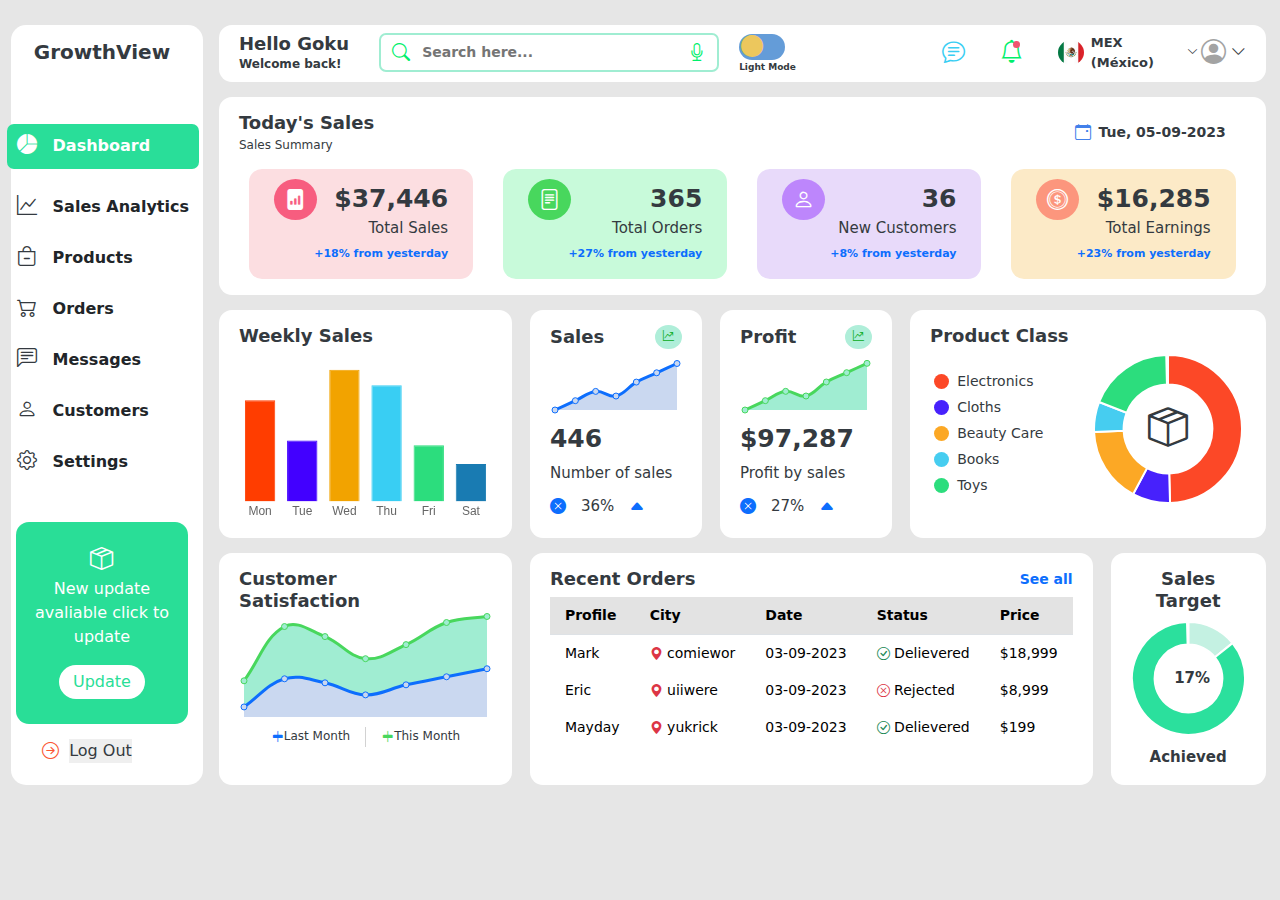
<file: index.html>
<!DOCTYPE html><html lang="en" data-critters-container><head>
  <meta charset="utf-8">
  <title>Legacy</title>
  <base href="/">
  <meta name="viewport" content="width=device-width, initial-scale=1">
  <link rel="icon" type="image/x-icon" href="favicon.ico">

  <link href="https://cdn.jsdelivr.net/npm/bootstrap@5.3.3/dist/css/bootstrap.min.css" rel="stylesheet" integrity="sha384-QWTKZyjpPEjISv5WaRU9OFeRpok6YctnYmDr5pNlyT2bRjXh0JMhjY6hW+ALEwIH" crossorigin="anonymous">
  <script src="https://cdn.jsdelivr.net/npm/bootstrap@5.3.3/dist/js/bootstrap.bundle.min.js" integrity="sha384-YvpcrYf0tY3lHB60NNkmXc5s9fDVZLESaAA55NDzOxhy9GkcIdslK1eN7N6jIeHz" crossorigin="anonymous"></script>

<style>@import"https://cdn.jsdelivr.net/npm/bootstrap-icons@1.11.3/font/bootstrap-icons.min.css";*{padding:0;margin:0;color:#343a40}body{background-color:#e6e6e6;overflow-x:hidden}.admin_body{display:flex;margin-top:10px;max-width:1700px;margin-left:auto;margin-right:auto}.main_content{display:block;width:95%;margin-left:auto;margin-right:auto}.body_content{padding:15px 25px 5px 5px}.header_content{display:flex;padding:8px 20px 9px;background-color:#fff;border-radius:13px;justify-content:space-between;align-items:center}.header_left{display:flex;align-items:center;width:65%}.mobile{display:none;margin-right:25px}.mobile i{font-size:23px;cursor:pointer}.mobile_title{display:none}.header_title{margin-right:30px}.header_title h3{margin:0;padding:0;font-size:18px;font-weight:700;white-space:nowrap}.header_title p{margin:0;padding:0;font-size:12px;font-weight:600}.header_search{position:relative;width:340px;font-size:14px}.header_search input{width:100%;padding:7px 43px 7px 41px;border:2px solid #A0EDD2;border-radius:7px;font-weight:600;outline:none}.header_search .search{position:absolute;font-size:18px;top:5px;left:13px;color:#00ef6b;cursor:pointer}.header_search .mic{position:absolute;font-size:18px;top:5px;right:13px;color:#00ef6b;cursor:pointer}.day_night{position:relative;height:37px;margin-left:20px;cursor:pointer}.day_night p{font-size:9px;font-weight:600;text-align:center;margin:1px 0 0;padding:0;white-space:nowrap}.dark_mode{width:46px;height:26px;padding:0 3px 0 1.5px;background-color:#649cd8;border-radius:13px}.dark_mode .moon{position:relative;bottom:4px;font-size:22px;color:#ecc75d}.header_right{display:flex;justify-content:end;align-items:center;width:35%}.header_right .text{font-size:23px;color:#39cef3;margin-right:35px;cursor:pointer}.header_noti{position:relative;margin-right:35px}.header_noti .bell{font-size:23px;color:#00ef6b;cursor:pointer}.header_noti .noti{position:absolute;top:5.2px;right:2.7px;display:block;width:6.5px;height:7px;border-radius:50%;background-color:#f05571}.header_right .header_country{width:140px;display:flex;align-items:center;margin-right:3px;cursor:pointer}.country_image{width:20%;margin-right:7px}.country_image img{width:100%;height:25px;border-radius:50%;object-fit:cover}.header_country p{font-size:13px;font-weight:700;margin:0 3px 0 0;padding:0}.header_country i{font-size:11px}.header_profile{cursor:pointer;display:flex;align-items:center}.header_profile .profile{font-size:25px;margin-right:5px;color:#a3a3a3}.header_profile .down{font-size:15px}.sidebar_content{width:90%;margin-left:auto;margin-right:auto;padding:15px 15px 21px 5px;background-color:#fff;border-radius:15px;margin-top:15px}.sc_title h3{font-size:20px;text-align:center;font-weight:700}.sc_nav{margin-top:60px;display:flex;justify-content:center}.sc_nav ul{list-style:none;margin-left:-30px}.sc_nav ul li{margin-bottom:21px;padding-right:10px;padding-left:10px}.sc_nav ul li a{text-decoration:none;color:#212529;font-size:16px;font-weight:600;white-space:nowrap}.sc_nav ul li a i{margin-right:10px;font-size:20px}.sc_bot{background-color:#29de97;padding:20px 15px 25px;border-radius:13px;margin-top:10px}.sc_bot p{text-align:center;color:#fff}.sc_bot .bi{display:block;font-size:23px;text-align:center;color:#fff}.sc_bot .sc_bot_btn{display:block;text-align:center;color:#29de97;background-color:#fff;text-decoration:none;width:60%;margin-left:auto;margin-right:auto;padding:5px 0;border-radius:30px;cursor:pointer}.sc_auth{display:flex;justify-content:center;margin-top:15px;margin-left:-30px}.sc_auth .sc_auth_bot{display:flex;align-items:center}.sc_auth i{margin-right:10px;color:#fb5633;font-size:17px}.sc_auth .sc_auth_btn{outline:none;border:none}.home_content{margin-top:15px;margin-bottom:30px}.home_info{padding:15px 20px 16px;border-radius:13px;background-color:#fff;width:100%}.home_info_top{display:flex;justify-content:space-between;align-items:center;padding-right:20px}.home_info_top .top_text h3{font-size:18px;font-weight:700;margin:0;padding:0}.home_info_top .top_text p{font-size:12px;margin:3px 0 0;padding:0}.top_date{display:flex;align-items:center;cursor:pointer}.top_date .bi{color:#4280ea;margin-right:7px}.top_date p{margin:0;padding:0;font-size:14px;font-weight:600}.home_info_chart{margin-top:15px;padding-left:10px;display:flex;justify-content:center}.chart_item:nth-child(1){background-color:#fcdee1}.chart_item:nth-child(2){background-color:#c8fada}.chart_item:nth-child(3){background-color:#e8dafa}.chart_item:nth-child(4){background-color:#fceac7;margin-right:10px}.chart_item:nth-child(1) .item_logo{background-color:#f75d7f}.chart_item:nth-child(2) .item_logo{background-color:#48d75d}.chart_item:nth-child(3) .item_logo{background-color:#bd86fc}.chart_item:nth-child(4) .item_logo{background-color:#fc967d}.chart_item{display:flex;justify-content:end;position:relative;width:40%;padding:15px 25px;border-radius:13px;margin-right:30px}.chart_item .item_logo{position:absolute;top:10px;left:25px;padding:10px 11px;border-radius:50%}.chart_item .item_logo i{display:flex;justify-content:center;color:#fff;font-size:21px}.chart_item .item_text{text-align:end}.chart_item .item_text h3{margin:0;padding:0;font-weight:700;font-size:25px}.chart_item .item_text p{margin:3px 0 0;padding:0;font-weight:500;font-size:15px}.chart_item .item_text span{margin:0;padding:0;font-size:11px;color:#0d6efd;font-weight:700}.home_mid{display:flex;margin-top:15px;width:100%}.week{padding:15px 20px 16px;border-radius:13px;background-color:#fff;margin-right:18px;width:28%}.week h3{font-size:18px;font-weight:700;margin:0;padding:0}.week .week_graph{width:100%;height:auto;margin-top:5px;margin-left:auto;margin-right:auto}.short{padding:15px 20px 16px;border-radius:13px;background-color:#fff;margin-right:18px;width:16.5%}.short_title{display:flex;justify-content:space-between;align-items:center}.short_title h3{font-size:18px;font-weight:700;margin:0;padding:0}.short_title i{background-color:#afeed9;color:#08ab21;font-size:11px;padding:4px 8px;border-radius:50%}.short .short_graph{width:100%;margin-bottom:5px;height:70px}.short h4{font-weight:700;font-size:25px;margin:0;padding:0}.short p{font-size:15px;font-weight:500;margin:8px 0 0;padding:0}.short_percent{display:flex;margin-top:10px}.short_percent .icon1,.short_percent .icon2{color:#0d6efd;margin-right:15px}.short_percent p{margin:0 15px 0 0;padding:0}.product{padding:15px 20px 16px;border-radius:13px;background-color:#fff;width:37%}.product h3{font-size:18px;font-weight:700;margin:0;padding:0}.product_item{display:flex;justify-content:center;align-items:center}.product_item .item_list{margin-top:25px;margin-right:50px}.product_item .item_list ul{list-style:none;margin-left:-30px}.product_item .item_list li{font-size:14px;margin-bottom:5px;display:flex;align-items:center}.product_item .item_list li span{display:block;width:15px;height:15px;border-radius:50%;margin-right:8px}.product_item .item_list li:nth-child(1) span{background-color:#fc4827}.product_item .item_list li:nth-child(2) span{background-color:#4721fc}.product_item .item_list li:nth-child(3) span{background-color:#fca825}.product_item .item_list li:nth-child(4) span{background-color:#46cdf0}.product_item .item_list li:nth-child(5) span{background-color:#2cdd7d}.product_item .item_graph{position:relative;width:150px}.product_item .item_graph i{position:absolute;top:44px;left:54.9px;font-size:40px}.home_bot{display:flex;margin-top:15px;width:100%}.customer{padding:15px 20px 16px;border-radius:13px;background-color:#fff;margin-right:18px;width:28%}.customer h3{font-size:18px;font-weight:700;width:110px;margin:0;padding:0}.customer .customer_graph{width:100%;margin-left:auto;margin-right:auto}.customer_bot{display:flex;justify-content:center;margin-top:5px}.customer_bot .bot1{display:flex;padding-right:15px;border-right:1px solid #d2d2d2}.customer_bot .bot1 i{font-size:13px;color:#0d6efd}.customer_bot .bot1 p{font-size:12px;margin:0;padding:0}.customer_bot .bot2{display:flex;padding-left:15px}.customer_bot .bot2 i{font-size:13px;color:#48d75d}.customer_bot .bot2 p{font-size:12px;margin:0;padding:0}.order{padding:15px 20px 16px;border-radius:13px;background-color:#fff;margin-right:18px;width:56%}.order_title{display:flex;justify-content:space-between;align-items:center}.order_title h3{font-size:18px;font-weight:700;margin:0;padding:0}.order_title a{text-decoration:none;font-weight:600;font-size:14px}.m_table{overflow-x:auto}.order_table{font-size:14px;margin:7px 0 0!important;padding:0!important}.order_table thead tr th{background-color:#e3e3e3!important;padding-left:15px;padding-right:15px}.order_table tbody tr td{padding-left:15px;padding-right:15px;border:none;white-space:nowrap}.order_table i{font-size:13px}.target{padding:15px 20px 16px;border-radius:13px;background-color:#fff;width:15%}.target h3{font-size:18px;font-weight:700;margin:0;padding:0;text-align:center}.target p{font-size:15px;font-weight:700;margin:0;padding:0;text-align:center}.target_graph{position:relative;width:115px;margin:10px auto}.target_graph p{position:absolute;top:45.4px;left:43.5px}@media (max-width: 1150px){.sidebar_content{display:none}.product_item .item_list{margin-right:30px}.mobile{display:block}.body_content{padding:15px 5px 5px}}@media (max-width: 1050px){.header_left{display:none}.header_right{width:100%}.home_info_top{display:flex;justify-content:space-between;align-items:center;padding-right:20px}.home_info{padding:15px 20px 16px;border-radius:13px;background-color:#fff;width:100%}.home_info_chart{margin-top:15px;padding-left:0;display:flex;justify-content:center;flex-wrap:wrap}.chart_item:nth-child(4){margin-right:1.3vw}.chart_item{display:flex;justify-content:end;position:relative;width:45%;padding:15px 25px;border-radius:13px;margin-right:1.3vw;margin-bottom:15px}.home_mid{display:flex;margin-top:15px;width:100%;flex-wrap:wrap;justify-content:space-between}.week{padding:15px 20px 16px;border-radius:13px;background-color:#fff;margin-right:1.3vw;width:66%;margin-bottom:15px}.short{padding:15px 20px 16px;border-radius:13px;background-color:#fff;margin-right:0;width:32%;margin-bottom:15px}.product{padding:15px 20px 16px;border-radius:13px;background-color:#fff;width:66%;margin-bottom:15px;margin-left:1.3vw}.home_bot{display:flex;margin-top:15px;width:100%;flex-wrap:wrap}.customer{padding:15px 20px 16px;border-radius:13px;background-color:#fff;margin-right:1.8vw;width:32%;margin-bottom:15px}.order{padding:15px 20px 16px;border-radius:13px;background-color:#fff;margin-right:0;width:66%;margin-bottom:15px}.target{padding:15px 20px 16px;border-radius:13px;background-color:#fff;width:32%;margin-bottom:15px}}@media (max-width: 899px){.home_bot{display:flex;margin-top:15px;width:100%;flex-wrap:wrap}.customer,.order{padding:15px 20px 16px;border-radius:13px;background-color:#fff;margin-right:0;width:100%;margin-bottom:15px}.target{padding:15px 20px 16px;border-radius:13px;background-color:#fff;width:100%;margin-bottom:15px}}@media (max-width: 499px){.mobile_title{display:block;margin-right:25px}.mobile_title h3{font-size:18px;font-weight:700;margin:0;padding:0}.header_right{display:none}.home_info_top{display:block;justify-content:space-between;align-items:center;padding-right:0;margin-bottom:25px}.top_date{display:flex;align-items:center;cursor:pointer;margin-top:10px}.home_info{padding:15px 20px 16px;border-radius:13px;background-color:#fff;width:100%}.home_info_chart{margin-top:15px;padding-left:0;display:flex;justify-content:center;flex-wrap:wrap}.chart_item:nth-child(4){margin-right:0}.chart_item{display:flex;justify-content:end;position:relative;width:100%;padding:15px 25px;border-radius:13px;margin-right:0;margin-bottom:15px}.home_mid{display:flex;margin-top:15px;width:100%;flex-wrap:wrap;justify-content:space-between}.week{padding:15px 20px 16px;border-radius:13px;background-color:#fff;margin-right:9;width:100%;margin-bottom:15px}.week .week_graph{width:100%;height:auto;margin-top:5px;margin-left:auto;margin-right:auto}.short{padding:15px 20px 16px;border-radius:13px;background-color:#fff;margin-right:0;width:100%;margin-bottom:15px}.product{padding:15px 20px 16px;border-radius:13px;background-color:#fff;width:100%;margin-bottom:15px;margin-left:0}}
</style><link rel="stylesheet" href="styles-QS577ECE.css" media="print" onload="this.media='all'"><noscript><link rel="stylesheet" href="styles-QS577ECE.css"></noscript><link rel="preload" href="https://cdn.jsdelivr.net/npm/bootstrap-icons@1.11.3/font/bootstrap-icons.min.css" as="style"><style ng-app-id="ng">.active[_ngcontent-ng-c91870104]{padding-top:5px;padding-bottom:10px;background-color:#29de99;color:#fff;border-radius:7px}.active[_ngcontent-ng-c91870104]   a[_ngcontent-ng-c91870104], .active[_ngcontent-ng-c91870104]   i[_ngcontent-ng-c91870104]{color:#fff}</style></head>
<body><!--nghm-->
  <app-root _nghost-ng-c4052801663 ng-version="18.2.8" ngh="1" ng-server-context="ssg"><div _ngcontent-ng-c4052801663 class="admin_body"><app-sidebar _ngcontent-ng-c4052801663 _nghost-ng-c91870104 ngh="0"><div _ngcontent-ng-c91870104 class="sidebar_content"><div _ngcontent-ng-c91870104 class="sc_title"><h3 _ngcontent-ng-c91870104>GrowthView</h3></div><nav _ngcontent-ng-c91870104 class="sc_nav"><ul _ngcontent-ng-c91870104><li _ngcontent-ng-c91870104 routerlinkactive="active" class="active"><a _ngcontent-ng-c91870104 routerlink="/" href="/"><i _ngcontent-ng-c91870104 class="bi bi-pie-chart-fill"></i> Dashboard</a></li><li _ngcontent-ng-c91870104><a _ngcontent-ng-c91870104 href><i _ngcontent-ng-c91870104 class="bi bi-graph-up"></i> Sales Analytics</a></li><li _ngcontent-ng-c91870104><a _ngcontent-ng-c91870104 href><i _ngcontent-ng-c91870104 class="bi bi-bag-dash"></i> Products</a></li><li _ngcontent-ng-c91870104><a _ngcontent-ng-c91870104 href><i _ngcontent-ng-c91870104 class="bi bi-cart2"></i> Orders</a></li><li _ngcontent-ng-c91870104><a _ngcontent-ng-c91870104 href><i _ngcontent-ng-c91870104 class="bi bi-chat-left-text"></i> Messages</a></li><li _ngcontent-ng-c91870104><a _ngcontent-ng-c91870104 href><i _ngcontent-ng-c91870104 class="bi bi-person"></i> Customers</a></li><li _ngcontent-ng-c91870104><a _ngcontent-ng-c91870104 href><i _ngcontent-ng-c91870104 class="bi bi-gear"></i> Settings</a></li></ul></nav><div _ngcontent-ng-c91870104 class="sc_bot"><i _ngcontent-ng-c91870104 class="bi bi-box-seam"></i><p _ngcontent-ng-c91870104>New update avaliable click to update</p><a _ngcontent-ng-c91870104 class="sc_bot_btn">Update</a></div><div _ngcontent-ng-c91870104 class="sc_auth"><form _ngcontent-ng-c91870104 action><div _ngcontent-ng-c91870104 class="sc_auth_bot"><i _ngcontent-ng-c91870104 class="bi bi-arrow-right-circle"></i><button _ngcontent-ng-c91870104 type="submit" class="sc_auth_btn">Log Out</button></div></form></div></div></app-sidebar><div _ngcontent-ng-c4052801663 class="main_content"><div _ngcontent-ng-c4052801663 class="body_content"><app-header _ngcontent-ng-c4052801663 _nghost-ng-c759525622 ngh="0"><div _ngcontent-ng-c759525622 class="header_content"><div _ngcontent-ng-c759525622 class="mobile"><i _ngcontent-ng-c759525622 class="bi bi-list"></i></div><div _ngcontent-ng-c759525622 class="mobile_title"><h3 _ngcontent-ng-c759525622>GrowthView</h3></div><div _ngcontent-ng-c759525622 class="header_left"><div _ngcontent-ng-c759525622 class="header_title"><h3 _ngcontent-ng-c759525622>Hello Goku</h3><p _ngcontent-ng-c759525622>Welcome back!</p></div><div _ngcontent-ng-c759525622 class="header_search"><i _ngcontent-ng-c759525622 class="bi bi-search search"></i><input _ngcontent-ng-c759525622 type="text" placeholder="Search here..."><i _ngcontent-ng-c759525622 class="bi bi-mic mic"></i></div><div _ngcontent-ng-c759525622 class="day_night"><div _ngcontent-ng-c759525622 class="dark_mode"><i _ngcontent-ng-c759525622 class="bi bi-circle-fill moon"></i></div><p _ngcontent-ng-c759525622>Light Mode</p></div></div><div _ngcontent-ng-c759525622 class="header_right"><i _ngcontent-ng-c759525622 class="bi bi-chat-text text"></i><div _ngcontent-ng-c759525622 class="header_noti"><i _ngcontent-ng-c759525622 class="bi bi-bell bell"></i><div _ngcontent-ng-c759525622 class="noti"></div></div><div _ngcontent-ng-c759525622 class="header_country"><div _ngcontent-ng-c759525622 class="country_image"><img _ngcontent-ng-c759525622 src="assets/images/mexico.jpg" alt></div><p _ngcontent-ng-c759525622>MEX (México)</p><i _ngcontent-ng-c759525622 class="bi bi-chevron-down down"></i></div></div><div _ngcontent-ng-c759525622 class="header_profile"><i _ngcontent-ng-c759525622 class="bi bi-person-circle profile"></i><i _ngcontent-ng-c759525622 class="bi bi-chevron-down down"></i></div></div></app-header><router-outlet _ngcontent-ng-c4052801663></router-outlet><app-home _nghost-ng-c946246742 ngh="0"><div _ngcontent-ng-c946246742 class="home_content"><div _ngcontent-ng-c946246742 class="home_info"><div _ngcontent-ng-c946246742 class="home_info_top"><div _ngcontent-ng-c946246742 class="top_text"><h3 _ngcontent-ng-c946246742>Today's Sales</h3><p _ngcontent-ng-c946246742>Sales Summary</p></div><div _ngcontent-ng-c946246742 class="top_date"><i _ngcontent-ng-c946246742 class="bi bi-calendar-event"></i><p _ngcontent-ng-c946246742>Tue, 05-09-2023</p></div></div><div _ngcontent-ng-c946246742 class="home_info_chart"><div _ngcontent-ng-c946246742 class="chart_item"><div _ngcontent-ng-c946246742 class="item_logo"><i _ngcontent-ng-c946246742 class="bi bi-file-bar-graph-fill"></i></div><div _ngcontent-ng-c946246742 class="item_text"><h3 _ngcontent-ng-c946246742>$37,446</h3><p _ngcontent-ng-c946246742>Total Sales</p><span _ngcontent-ng-c946246742>+18% from yesterday</span></div></div><div _ngcontent-ng-c946246742 class="chart_item"><div _ngcontent-ng-c946246742 class="item_logo"><i _ngcontent-ng-c946246742 class="bi bi-file-text"></i></div><div _ngcontent-ng-c946246742 class="item_text"><h3 _ngcontent-ng-c946246742>365</h3><p _ngcontent-ng-c946246742>Total Orders</p><span _ngcontent-ng-c946246742>+27% from yesterday</span></div></div><div _ngcontent-ng-c946246742 class="chart_item"><div _ngcontent-ng-c946246742 class="item_logo"><i _ngcontent-ng-c946246742 class="bi bi-person"></i></div><div _ngcontent-ng-c946246742 class="item_text"><h3 _ngcontent-ng-c946246742>36</h3><p _ngcontent-ng-c946246742>New Customers</p><span _ngcontent-ng-c946246742>+8% from yesterday</span></div></div><div _ngcontent-ng-c946246742 class="chart_item"><div _ngcontent-ng-c946246742 class="item_logo"><i _ngcontent-ng-c946246742 class="bi bi-coin"></i></div><div _ngcontent-ng-c946246742 class="item_text"><h3 _ngcontent-ng-c946246742>$16,285</h3><p _ngcontent-ng-c946246742>Total Earnings</p><span _ngcontent-ng-c946246742>+23% from yesterday</span></div></div></div></div><div _ngcontent-ng-c946246742 class="home_mid"><div _ngcontent-ng-c946246742 class="week"><h3 _ngcontent-ng-c946246742>Weekly Sales</h3><div _ngcontent-ng-c946246742 class="week_graph"><app-week _ngcontent-ng-c946246742 _nghost-ng-c2124637225 ngh="0"><div _ngcontent-ng-c2124637225><p-chart _ngcontent-ng-c2124637225 type="bar" class="p-element" ngh="0"><div style="position: relative;"><canvas role="img"></canvas></div></p-chart></div></app-week></div></div><div _ngcontent-ng-c946246742 class="short"><div _ngcontent-ng-c946246742 class="short_title"><h3 _ngcontent-ng-c946246742>Sales</h3><i _ngcontent-ng-c946246742 class="bi bi-graph-up-arrow"></i></div><div _ngcontent-ng-c946246742 class="short_graph"><app-sale _ngcontent-ng-c946246742 _nghost-ng-c3102103969 ngh="0"><div _ngcontent-ng-c3102103969><p-chart _ngcontent-ng-c3102103969 type="line" class="p-element" ngh="0"><div style="position: relative;"><canvas role="img"></canvas></div></p-chart></div></app-sale></div><h4 _ngcontent-ng-c946246742>446</h4><p _ngcontent-ng-c946246742>Number of sales</p><div _ngcontent-ng-c946246742 class="short_percent"><i _ngcontent-ng-c946246742 class="bi bi-x-circle-fill icon1"></i><p _ngcontent-ng-c946246742>36%</p><i _ngcontent-ng-c946246742 class="bi bi-caret-up-fill icon2"></i></div></div><div _ngcontent-ng-c946246742 class="short"><div _ngcontent-ng-c946246742 class="short_title"><h3 _ngcontent-ng-c946246742>Profit</h3><i _ngcontent-ng-c946246742 class="bi bi-graph-up-arrow"></i></div><div _ngcontent-ng-c946246742 class="short_graph"><app-profit _ngcontent-ng-c946246742 _nghost-ng-c3807119582 ngh="0"><div _ngcontent-ng-c3807119582><p-chart _ngcontent-ng-c3807119582 type="line" class="p-element" ngh="0"><div style="position: relative;"><canvas role="img"></canvas></div></p-chart></div></app-profit></div><h4 _ngcontent-ng-c946246742>$97,287</h4><p _ngcontent-ng-c946246742>Profit by sales</p><div _ngcontent-ng-c946246742 class="short_percent"><i _ngcontent-ng-c946246742 class="bi bi-x-circle-fill icon1"></i><p _ngcontent-ng-c946246742>27%</p><i _ngcontent-ng-c946246742 class="bi bi-caret-up-fill icon2"></i></div></div><div _ngcontent-ng-c946246742 class="product"><h3 _ngcontent-ng-c946246742>Product Class</h3><div _ngcontent-ng-c946246742 class="product_item"><div _ngcontent-ng-c946246742 class="item_list"><ul _ngcontent-ng-c946246742><li _ngcontent-ng-c946246742><span _ngcontent-ng-c946246742></span>Electronics</li><li _ngcontent-ng-c946246742><span _ngcontent-ng-c946246742></span>Cloths</li><li _ngcontent-ng-c946246742><span _ngcontent-ng-c946246742></span>Beauty Care</li><li _ngcontent-ng-c946246742><span _ngcontent-ng-c946246742></span>Books</li><li _ngcontent-ng-c946246742><span _ngcontent-ng-c946246742></span>Toys</li></ul></div><div _ngcontent-ng-c946246742 class="item_graph"><i _ngcontent-ng-c946246742 class="bi bi-box-seam"></i><app-product _ngcontent-ng-c946246742 _nghost-ng-c3429124607 ngh="0"><div _ngcontent-ng-c3429124607><p-chart _ngcontent-ng-c3429124607 type="doughnut" class="p-element" ngh="0"><div style="position: relative;"><canvas role="img"></canvas></div></p-chart></div></app-product></div></div></div></div><div _ngcontent-ng-c946246742 class="home_bot"><div _ngcontent-ng-c946246742 class="customer"><h3 _ngcontent-ng-c946246742>Customer Satisfaction</h3><div _ngcontent-ng-c946246742 class="customer_graph"><app-customer _ngcontent-ng-c946246742 _nghost-ng-c1730842616 ngh="0"><div _ngcontent-ng-c1730842616><p-chart _ngcontent-ng-c1730842616 type="line" class="p-element" ngh="0"><div style="position: relative;"><canvas role="img"></canvas></div></p-chart></div></app-customer></div><div _ngcontent-ng-c946246742 class="customer_bot"><div _ngcontent-ng-c946246742 class="bot1"><i _ngcontent-ng-c946246742 class="bi bi-align-center"></i><p _ngcontent-ng-c946246742>Last Month</p></div><div _ngcontent-ng-c946246742 class="bot2"><i _ngcontent-ng-c946246742 class="bi bi-align-center"></i><p _ngcontent-ng-c946246742>This Month</p></div></div></div><div _ngcontent-ng-c946246742 class="order"><div _ngcontent-ng-c946246742 class="order_title"><h3 _ngcontent-ng-c946246742>Recent Orders</h3><a _ngcontent-ng-c946246742 href>See all</a></div><div _ngcontent-ng-c946246742 class="m_table"><table _ngcontent-ng-c946246742 class="table order_table"><thead _ngcontent-ng-c946246742><tr _ngcontent-ng-c946246742><th _ngcontent-ng-c946246742 scope="col">Profile</th><th _ngcontent-ng-c946246742 scope="col">City</th><th _ngcontent-ng-c946246742 scope="col">Date</th><th _ngcontent-ng-c946246742 scope="col">Status</th><th _ngcontent-ng-c946246742 scope="col">Price</th></tr></thead><tbody _ngcontent-ng-c946246742><tr _ngcontent-ng-c946246742><td _ngcontent-ng-c946246742>Mark</td><td _ngcontent-ng-c946246742><i _ngcontent-ng-c946246742 class="bi bi-geo-alt-fill text-danger"></i> comiewor</td><td _ngcontent-ng-c946246742>03-09-2023</td><td _ngcontent-ng-c946246742><i _ngcontent-ng-c946246742 class="bi bi-check-circle text-success"></i> Delievered</td><td _ngcontent-ng-c946246742>$18,999</td></tr><tr _ngcontent-ng-c946246742><td _ngcontent-ng-c946246742>Eric</td><td _ngcontent-ng-c946246742><i _ngcontent-ng-c946246742 class="bi bi-geo-alt-fill text-danger"></i> uiiwere</td><td _ngcontent-ng-c946246742>03-09-2023</td><td _ngcontent-ng-c946246742><i _ngcontent-ng-c946246742 class="bi bi-x-circle text-danger"></i> Rejected</td><td _ngcontent-ng-c946246742>$8,999</td></tr><tr _ngcontent-ng-c946246742><td _ngcontent-ng-c946246742>Mayday</td><td _ngcontent-ng-c946246742><i _ngcontent-ng-c946246742 class="bi bi-geo-alt-fill text-danger"></i> yukrick</td><td _ngcontent-ng-c946246742>03-09-2023</td><td _ngcontent-ng-c946246742><i _ngcontent-ng-c946246742 class="bi bi-check-circle text-success"></i> Delievered</td><td _ngcontent-ng-c946246742>$199</td></tr></tbody></table></div></div><div _ngcontent-ng-c946246742 class="target"><h3 _ngcontent-ng-c946246742>Sales Target</h3><div _ngcontent-ng-c946246742 class="target_graph"><p _ngcontent-ng-c946246742>17%</p><app-target _ngcontent-ng-c946246742 _nghost-ng-c1005102841 ngh="0"><div _ngcontent-ng-c1005102841><p-chart _ngcontent-ng-c1005102841 type="doughnut" class="p-element" ngh="0"><div style="position: relative;"><canvas role="img"></canvas></div></p-chart></div></app-target></div><p _ngcontent-ng-c946246742>Achieved</p></div></div></div></app-home><!----></div></div></div></app-root>
<script src="polyfills-FFHMD2TL.js" type="module"></script><script src="main-WMI5E546.js" type="module"></script>

<script id="ng-state" type="application/json">{"__nghData__":[{},{"c":{"5":[{"i":"c946246742","r":1}]}}]}</script></body></html>
</file>
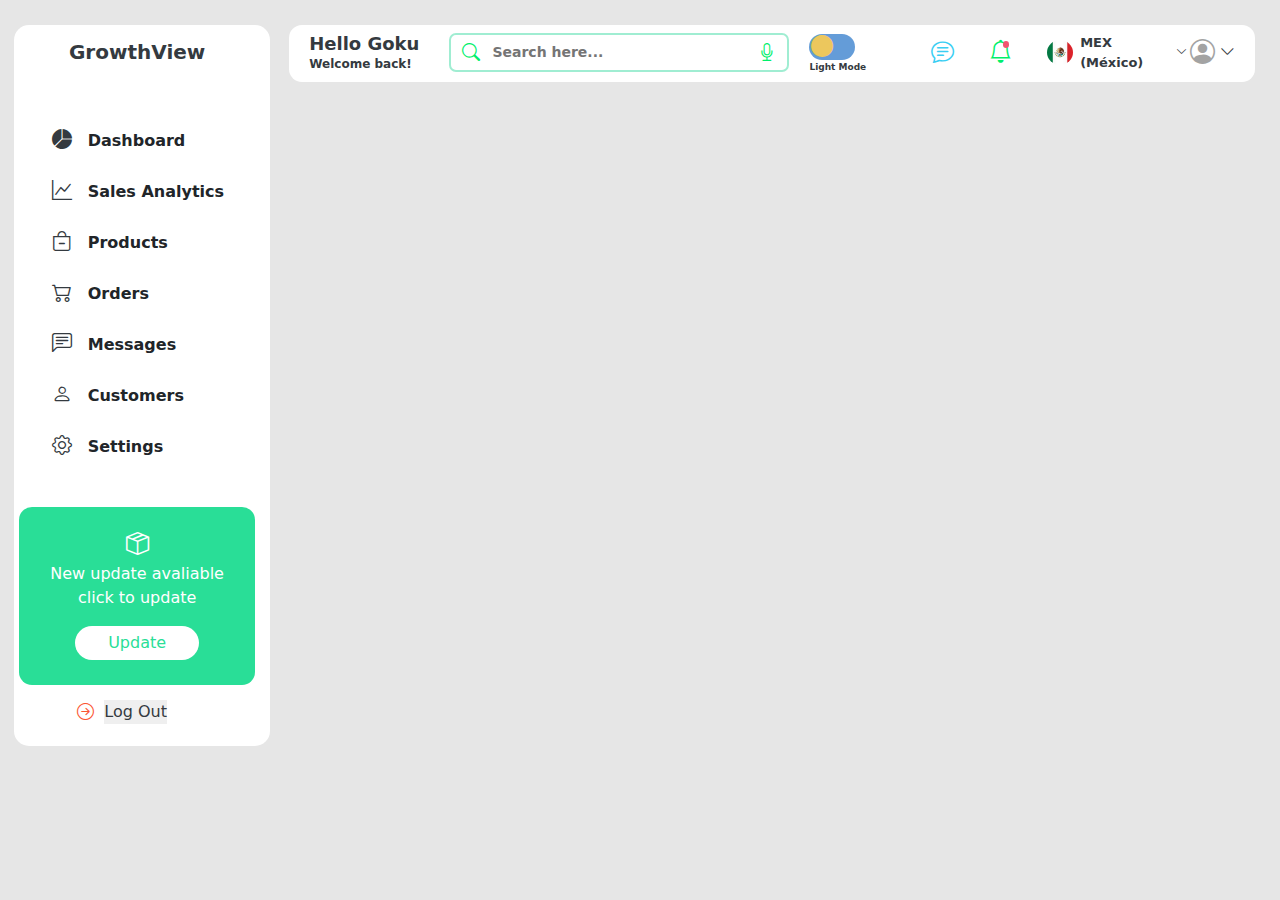
<file: index.csr.html>
<!doctype html>
<html lang="en" data-critters-container>
<head>
  <meta charset="utf-8">
  <title>Legacy</title>
  <base href="/">
  <meta name="viewport" content="width=device-width, initial-scale=1">
  <link rel="icon" type="image/x-icon" href="favicon.ico">

  <link href="https://cdn.jsdelivr.net/npm/bootstrap@5.3.3/dist/css/bootstrap.min.css" rel="stylesheet" integrity="sha384-QWTKZyjpPEjISv5WaRU9OFeRpok6YctnYmDr5pNlyT2bRjXh0JMhjY6hW+ALEwIH" crossorigin="anonymous">
  <script src="https://cdn.jsdelivr.net/npm/bootstrap@5.3.3/dist/js/bootstrap.bundle.min.js" integrity="sha384-YvpcrYf0tY3lHB60NNkmXc5s9fDVZLESaAA55NDzOxhy9GkcIdslK1eN7N6jIeHz" crossorigin="anonymous"></script>

<style>@import"https://cdn.jsdelivr.net/npm/bootstrap-icons@1.11.3/font/bootstrap-icons.min.css";*{padding:0;margin:0;color:#343a40}body{background-color:#e6e6e6;overflow-x:hidden}</style><link rel="stylesheet" href="styles-QS577ECE.css" media="print" onload="this.media='all'"><noscript><link rel="stylesheet" href="styles-QS577ECE.css"></noscript><link rel="preload" href="https://cdn.jsdelivr.net/npm/bootstrap-icons@1.11.3/font/bootstrap-icons.min.css" as="style"></head>
<body>
  <app-root></app-root>
<script src="polyfills-FFHMD2TL.js" type="module"></script><script src="main-WMI5E546.js" type="module"></script></body>
</html>
</file>
<file: styles-QS577ECE.css>
@import"https://cdn.jsdelivr.net/npm/bootstrap-icons@1.11.3/font/bootstrap-icons.min.css";*{padding:0;margin:0;color:#343a40}body{background-color:#e6e6e6;overflow-x:hidden}.admin_body{display:flex;margin-top:10px;max-width:1700px;margin-left:auto;margin-right:auto}.main_content{display:block;width:95%;margin-left:auto;margin-right:auto}.body_content{padding:15px 25px 5px 5px}.footer_content{padding:20px 20px 5px}.header_content{display:flex;padding:8px 20px 9px;background-color:#fff;border-radius:13px;justify-content:space-between;align-items:center}.header_left{display:flex;align-items:center;width:65%}.mobile{display:none;margin-right:25px}.mobile i{font-size:23px;cursor:pointer}.mobile_title{display:none}.header_title{margin-right:30px}.header_title h3{margin:0;padding:0;font-size:18px;font-weight:700;white-space:nowrap}.header_title p{margin:0;padding:0;font-size:12px;font-weight:600}.header_search{position:relative;width:340px;font-size:14px}.header_search input{width:100%;padding:7px 43px 7px 41px;border:2px solid #A0EDD2;border-radius:7px;font-weight:600;outline:none}.header_search .search{position:absolute;font-size:18px;top:5px;left:13px;color:#00ef6b;cursor:pointer}.header_search .mic{position:absolute;font-size:18px;top:5px;right:13px;color:#00ef6b;cursor:pointer}.day_night{position:relative;height:37px;margin-left:20px;cursor:pointer}.day_night p{font-size:9px;font-weight:600;text-align:center;margin:1px 0 0;padding:0;white-space:nowrap}.dark_mode{width:46px;height:26px;padding:0 3px 0 1.5px;background-color:#649cd8;border-radius:13px}.dark_mode .moon{position:relative;bottom:4px;font-size:22px;color:#ecc75d}.header_right{display:flex;justify-content:end;align-items:center;width:35%}.header_right .text{font-size:23px;color:#39cef3;margin-right:35px;cursor:pointer}.header_noti{position:relative;margin-right:35px}.header_noti .bell{font-size:23px;color:#00ef6b;cursor:pointer}.header_noti .noti{position:absolute;top:5.2px;right:2.7px;display:block;width:6.5px;height:7px;border-radius:50%;background-color:#f05571}.header_right .header_country{width:140px;display:flex;align-items:center;margin-right:3px;cursor:pointer}.country_image{width:20%;margin-right:7px}.country_image img{width:100%;height:25px;border-radius:50%;object-fit:cover}.header_country p{font-size:13px;font-weight:700;margin:0 3px 0 0;padding:0}.header_country i{font-size:11px}.header_profile{cursor:pointer;display:flex;align-items:center}.header_profile .profile{font-size:25px;margin-right:5px;color:#a3a3a3}.header_profile .down{font-size:15px}.sidebar_content{width:90%;margin-left:auto;margin-right:auto;padding:15px 15px 21px 5px;background-color:#fff;border-radius:15px;margin-top:15px}.sc_title h3{font-size:20px;text-align:center;font-weight:700}.sc_nav{margin-top:60px;display:flex;justify-content:center}.sc_nav ul{list-style:none;margin-left:-30px}.sc_nav ul li{margin-bottom:21px;padding-right:10px;padding-left:10px}.sc_nav ul li a{text-decoration:none;color:#212529;font-size:16px;font-weight:600;white-space:nowrap}.sc_nav ul li a i{margin-right:10px;font-size:20px}.sc_bot{background-color:#29de97;padding:20px 15px 25px;border-radius:13px;margin-top:10px}.sc_bot p{text-align:center;color:#fff}.sc_bot .bi{display:block;font-size:23px;text-align:center;color:#fff}.sc_bot .sc_bot_btn{display:block;text-align:center;color:#29de97;background-color:#fff;text-decoration:none;width:60%;margin-left:auto;margin-right:auto;padding:5px 0;border-radius:30px;cursor:pointer}.sc_auth{display:flex;justify-content:center;margin-top:15px;margin-left:-30px}.sc_auth .sc_auth_bot{display:flex;align-items:center}.sc_auth i{margin-right:10px;color:#fb5633;font-size:17px}.sc_auth .sc_auth_btn{outline:none;border:none}.home_content{margin-top:15px;margin-bottom:30px}.home_info{padding:15px 20px 16px;border-radius:13px;background-color:#fff;width:100%}.home_info_top{display:flex;justify-content:space-between;align-items:center;padding-right:20px}.home_info_top .top_text h3{font-size:18px;font-weight:700;margin:0;padding:0}.home_info_top .top_text p{font-size:12px;margin:3px 0 0;padding:0}.top_date{display:flex;align-items:center;cursor:pointer}.top_date .bi{color:#4280ea;margin-right:7px}.top_date p{margin:0;padding:0;font-size:14px;font-weight:600}.top_date input{border:none;outline:none}.home_info_chart{margin-top:15px;padding-left:10px;display:flex;justify-content:center}.chart_item:nth-child(1){background-color:#fcdee1}.chart_item:nth-child(2){background-color:#c8fada}.chart_item:nth-child(3){background-color:#e8dafa}.chart_item:nth-child(4){background-color:#fceac7;margin-right:10px}.chart_item:nth-child(1) .item_logo{background-color:#f75d7f}.chart_item:nth-child(2) .item_logo{background-color:#48d75d}.chart_item:nth-child(3) .item_logo{background-color:#bd86fc}.chart_item:nth-child(4) .item_logo{background-color:#fc967d}.chart_item{display:flex;justify-content:end;position:relative;width:40%;padding:15px 25px;border-radius:13px;margin-right:30px}.chart_item .item_logo{position:absolute;top:10px;left:25px;padding:10px 11px;border-radius:50%}.chart_item .item_logo i{display:flex;justify-content:center;color:#fff;font-size:21px}.chart_item .item_text{text-align:end}.chart_item .item_text h3{margin:0;padding:0;font-weight:700;font-size:25px}.chart_item .item_text p{margin:3px 0 0;padding:0;font-weight:500;font-size:15px}.chart_item .item_text span{margin:0;padding:0;font-size:11px;color:#0d6efd;font-weight:700}.home_mid{display:flex;margin-top:15px;width:100%}.week{padding:15px 20px 16px;border-radius:13px;background-color:#fff;margin-right:18px;width:28%}.week h3{font-size:18px;font-weight:700;margin:0;padding:0}.week .week_graph{width:100%;height:auto;margin-top:5px;margin-left:auto;margin-right:auto}.short{padding:15px 20px 16px;border-radius:13px;background-color:#fff;margin-right:18px;width:16.5%}.short_title{display:flex;justify-content:space-between;align-items:center}.short_title h3{font-size:18px;font-weight:700;margin:0;padding:0}.short_title i{background-color:#afeed9;color:#08ab21;font-size:11px;padding:4px 8px;border-radius:50%}.short .short_graph{width:100%;margin-bottom:5px;height:70px}.short h4{font-weight:700;font-size:25px;margin:0;padding:0}.short p{font-size:15px;font-weight:500;margin:8px 0 0;padding:0}.short_percent{display:flex;margin-top:10px}.short_percent .icon1,.short_percent .icon2{color:#0d6efd;margin-right:15px}.short_percent p{margin:0 15px 0 0;padding:0}.product{padding:15px 20px 16px;border-radius:13px;background-color:#fff;width:37%}.product h3{font-size:18px;font-weight:700;margin:0;padding:0}.product_item{display:flex;justify-content:center;align-items:center}.product_item .item_list{margin-top:25px;margin-right:50px}.product_item .item_list ul{list-style:none;margin-left:-30px}.product_item .item_list li{font-size:14px;margin-bottom:5px;display:flex;align-items:center}.product_item .item_list li span{display:block;width:15px;height:15px;border-radius:50%;margin-right:8px}.product_item .item_list li:nth-child(1) span{background-color:#fc4827}.product_item .item_list li:nth-child(2) span{background-color:#4721fc}.product_item .item_list li:nth-child(3) span{background-color:#fca825}.product_item .item_list li:nth-child(4) span{background-color:#46cdf0}.product_item .item_list li:nth-child(5) span{background-color:#2cdd7d}.product_item .item_graph{position:relative;width:150px}.product_item .item_graph i{position:absolute;top:44px;left:54.9px;font-size:40px}.home_bot{display:flex;margin-top:15px;width:100%}.customer{padding:15px 20px 16px;border-radius:13px;background-color:#fff;margin-right:18px;width:28%}.customer h3{font-size:18px;font-weight:700;width:110px;margin:0;padding:0}.customer .customer_graph{width:100%;margin-left:auto;margin-right:auto}.customer_bot{display:flex;justify-content:center;margin-top:5px}.customer_bot .bot1{display:flex;padding-right:15px;border-right:1px solid #d2d2d2}.customer_bot .bot1 i{font-size:13px;color:#0d6efd}.customer_bot .bot1 p{font-size:12px;margin:0;padding:0}.customer_bot .bot2{display:flex;padding-left:15px}.customer_bot .bot2 i{font-size:13px;color:#48d75d}.customer_bot .bot2 p{font-size:12px;margin:0;padding:0}.order{padding:15px 20px 16px;border-radius:13px;background-color:#fff;margin-right:18px;width:56%}.order_title{display:flex;justify-content:space-between;align-items:center}.order_title h3{font-size:18px;font-weight:700;margin:0;padding:0}.order_title a{text-decoration:none;font-weight:600;font-size:14px}.m_table{overflow-x:auto}.order_table{font-size:14px;margin:7px 0 0!important;padding:0!important}.order_table thead tr th{background-color:#e3e3e3!important;padding-left:15px;padding-right:15px}.order_table tbody tr td{padding-left:15px;padding-right:15px;border:none;white-space:nowrap}.order_table i{font-size:13px}.target{padding:15px 20px 16px;border-radius:13px;background-color:#fff;width:15%}.target h3{font-size:18px;font-weight:700;margin:0;padding:0;text-align:center}.target p{font-size:15px;font-weight:700;margin:0;padding:0;text-align:center}.target_graph{position:relative;width:115px;margin:10px auto}.target_graph p{position:absolute;top:45.4px;left:43.5px}@media (max-width: 1150px){.sidebar_content{display:none}.product_item .item_list{margin-right:30px}.mobile{display:block}.body_content{padding:15px 5px 5px}}@media (max-width: 1050px){.header_left{display:none}.header_right{width:100%}.home_info_top{display:flex;justify-content:space-between;align-items:center;padding-right:20px}.home_info{padding:15px 20px 16px;border-radius:13px;background-color:#fff;width:100%}.home_info_chart{margin-top:15px;padding-left:0;display:flex;justify-content:center;flex-wrap:wrap}.chart_item:nth-child(4){margin-right:1.3vw}.chart_item{display:flex;justify-content:end;position:relative;width:45%;padding:15px 25px;border-radius:13px;margin-right:1.3vw;margin-bottom:15px}.home_mid{display:flex;margin-top:15px;width:100%;flex-wrap:wrap;justify-content:space-between}.week{padding:15px 20px 16px;border-radius:13px;background-color:#fff;margin-right:1.3vw;width:66%;margin-bottom:15px}.short{padding:15px 20px 16px;border-radius:13px;background-color:#fff;margin-right:0;width:32%;margin-bottom:15px}.product{padding:15px 20px 16px;border-radius:13px;background-color:#fff;width:66%;margin-bottom:15px;margin-left:1.3vw}.home_bot{display:flex;margin-top:15px;width:100%;flex-wrap:wrap}.customer{padding:15px 20px 16px;border-radius:13px;background-color:#fff;margin-right:1.8vw;width:32%;margin-bottom:15px}.order{padding:15px 20px 16px;border-radius:13px;background-color:#fff;margin-right:0;width:66%;margin-bottom:15px}.target{padding:15px 20px 16px;border-radius:13px;background-color:#fff;width:32%;margin-bottom:15px}}@media (max-width: 899px){.home_bot{display:flex;margin-top:15px;width:100%;flex-wrap:wrap}.customer,.order{padding:15px 20px 16px;border-radius:13px;background-color:#fff;margin-right:0;width:100%;margin-bottom:15px}.target{padding:15px 20px 16px;border-radius:13px;background-color:#fff;width:100%;margin-bottom:15px}}@media (max-width: 499px){.mobile_title{display:block;margin-right:25px}.mobile_title h3{font-size:18px;font-weight:700;margin:0;padding:0}.header_right{display:none}.home_info_top{display:block;justify-content:space-between;align-items:center;padding-right:0;margin-bottom:25px}.top_date{display:flex;align-items:center;cursor:pointer;margin-top:10px}.home_info{padding:15px 20px 16px;border-radius:13px;background-color:#fff;width:100%}.home_info_chart{margin-top:15px;padding-left:0;display:flex;justify-content:center;flex-wrap:wrap}.chart_item:nth-child(4){margin-right:0}.chart_item{display:flex;justify-content:end;position:relative;width:100%;padding:15px 25px;border-radius:13px;margin-right:0;margin-bottom:15px}.home_mid{display:flex;margin-top:15px;width:100%;flex-wrap:wrap;justify-content:space-between}.week{padding:15px 20px 16px;border-radius:13px;background-color:#fff;margin-right:9;width:100%;margin-bottom:15px}.week .week_graph{width:100%;height:auto;margin-top:5px;margin-left:auto;margin-right:auto}.short{padding:15px 20px 16px;border-radius:13px;background-color:#fff;margin-right:0;width:100%;margin-bottom:15px}.product{padding:15px 20px 16px;border-radius:13px;background-color:#fff;width:100%;margin-bottom:15px;margin-left:0}}
</file>
